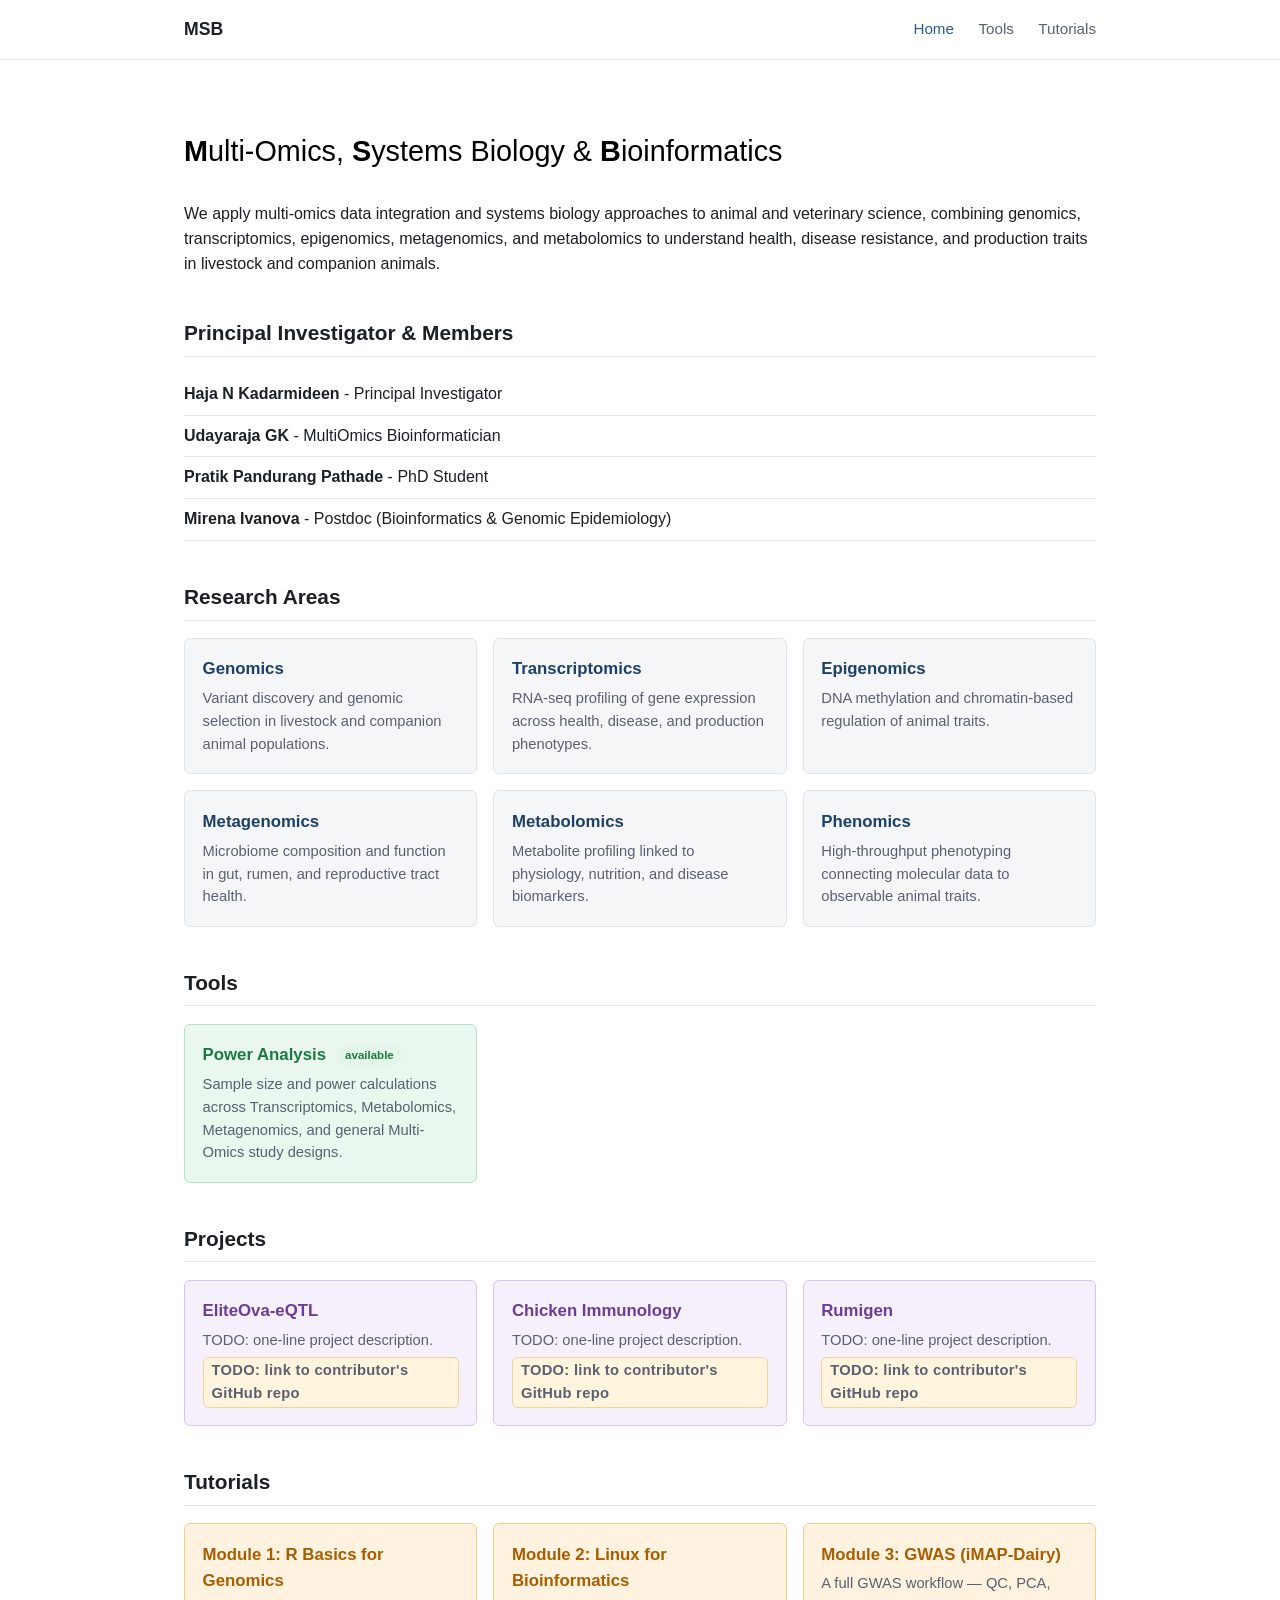
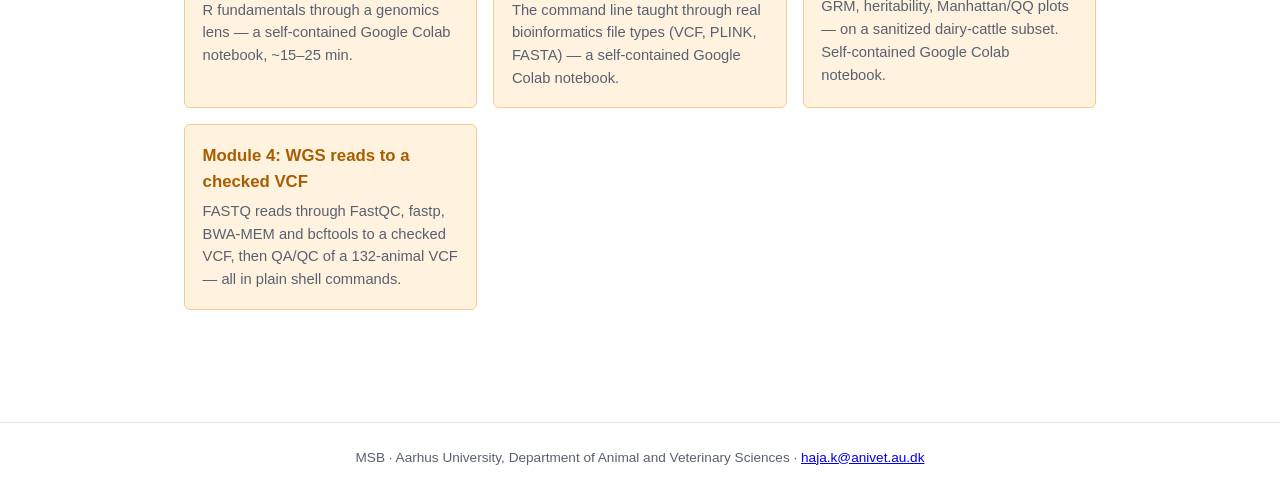
<file: index.html>
<!DOCTYPE html>
<html lang="en">
<head>
<meta charset="UTF-8">
<meta name="viewport" content="width=device-width, initial-scale=1.0">
<title>MSB &mdash; Multi-Omics, Systems Biology &amp; Bioinformatics</title>
<link rel="stylesheet" href="assets/style.css">
</head>
<body>

<header class="site-header">
  <div class="wrap">
    <a class="brand" href="index.html">MSB</a>
    <nav>
      <a href="index.html" class="active">Home</a>
      <a href="tools/index.html">Tools</a>
      <a href="tutorials/index.html">Tutorials</a>
    </nav>
  </div>
</header>

<main>
  <p class="lede" style="font-size: 1.8rem; color: #000000;">
	<strong>M</strong>ulti-Omics, <strong>S</strong>ystems Biology &amp; <strong>B</strong>ioinformatics
  </p>
  <p>
    We apply multi-omics data integration and systems biology approaches to animal and veterinary science,
    combining genomics, transcriptomics, epigenomics, metagenomics, and metabolomics to understand health,
    disease resistance, and production traits in livestock and companion animals.
  </p>

  <h2>Principal Investigator &amp; Members</h2>
  <ul class="member-list">
    <li><strong>Haja N Kadarmideen</strong> - Principal Investigator</li>
    <li><strong>Udayaraja GK</strong> - MultiOmics Bioinformatician</li>
    <li><strong>Pratik Pandurang Pathade</strong> - PhD Student</li>
	<li><strong>Mirena Ivanova</strong> - Postdoc (Bioinformatics & Genomic Epidemiology)</li>
  </ul>

  <h2>Research Areas</h2>
  <div class="card-grid">
    <div class="card">
      <h3>Genomics</h3>
      <p>Variant discovery and genomic selection in livestock and companion animal populations.</p>
    </div>
    <div class="card">
      <h3>Transcriptomics</h3>
      <p>RNA-seq profiling of gene expression across health, disease, and production phenotypes.</p>
    </div>
    <div class="card">
      <h3>Epigenomics</h3>
      <p>DNA methylation and chromatin-based regulation of animal traits.</p>
    </div>
    <div class="card">
      <h3>Metagenomics</h3>
      <p>Microbiome composition and function in gut, rumen, and reproductive tract health.</p>
    </div>
    <div class="card">
      <h3>Metabolomics</h3>
      <p>Metabolite profiling linked to physiology, nutrition, and disease biomarkers.</p>
    </div>
    <div class="card">
      <h3>Phenomics</h3>
      <p>High-throughput phenotyping connecting molecular data to observable animal traits.</p>
    </div>
  </div>

  <h2>Tools</h2>
  <div class="card-grid">
    <a class="card card-tool" href="tools/power-analysis/index.html">
      <h3>Power Analysis <span class="status-pill status-available">available</span></h3>
      <p>Sample size and power calculations across Transcriptomics, Metabolomics, Metagenomics, and general Multi-Omics study designs.</p>
    </a>
  </div>

  <h2>Projects</h2>
  <div class="card-grid">
    <div class="card card-project">
      <h3>EliteOva-eQTL</h3>
      <p>TODO: one-line project description.</p>
      <p class="todo">TODO: link to contributor's GitHub repo</p>
    </div>
    <div class="card card-project">
      <h3>Chicken Immunology</h3>
      <p>TODO: one-line project description.</p>
      <p class="todo">TODO: link to contributor's GitHub repo</p>
    </div>
    <div class="card card-project">
      <h3>Rumigen</h3>
      <p>TODO: one-line project description.</p>
      <p class="todo">TODO: link to contributor's GitHub repo</p>
    </div>
  </div>

  <h2>Tutorials</h2>
  <div class="card-grid">
    <a class="card card-tutorial" href="tutorials/index.html#r-basics">
      <h3>Module 1: R Basics for Genomics</h3>
      <p>R fundamentals through a genomics lens &mdash; a self-contained Google Colab notebook, ~15&ndash;25 min.</p>
    </a>
    <a class="card card-tutorial" href="tutorials/index.html#linux-basics">
      <h3>Module 2: Linux for Bioinformatics</h3>
      <p>The command line taught through real bioinformatics file types (VCF, PLINK, FASTA) &mdash; a self-contained Google Colab notebook.</p>
    </a>
    <a class="card card-tutorial" href="tutorials/index.html#gwas">
      <h3>Module 3: GWAS (iMAP-Dairy)</h3>
      <p>A full GWAS workflow &mdash; QC, PCA, GRM, heritability, Manhattan/QQ plots &mdash; on a sanitized dairy-cattle subset. Self-contained Google Colab notebook.</p>
    </a>
    <a class="card card-tutorial" href="tutorials/index.html#wgs-vcf">
      <h3>Module 4: WGS reads to a checked VCF</h3>
      <p>FASTQ reads through FastQC, fastp, BWA-MEM and bcftools to a checked VCF, then QA/QC of a 132-animal VCF &mdash; all in plain shell commands.</p>
    </a>
  </div>

  <!-- TODO (deferred, not currently shown): Selected Publications section.
       <h2>Selected Publications</h2>
       <ul class="pub-list">
         <li>Author list. Title. <em>Journal</em>, Year. link/DOI</li>
       </ul>
  -->
</main>

<footer class="site-footer">
  MSB &middot; Aarhus University, Department of Animal and Veterinary Sciences &middot;
  <a href="mailto:haja.k@anivet.au.dk">haja.k@anivet.au.dk</a>
</footer>

</body>
</html>
</file>
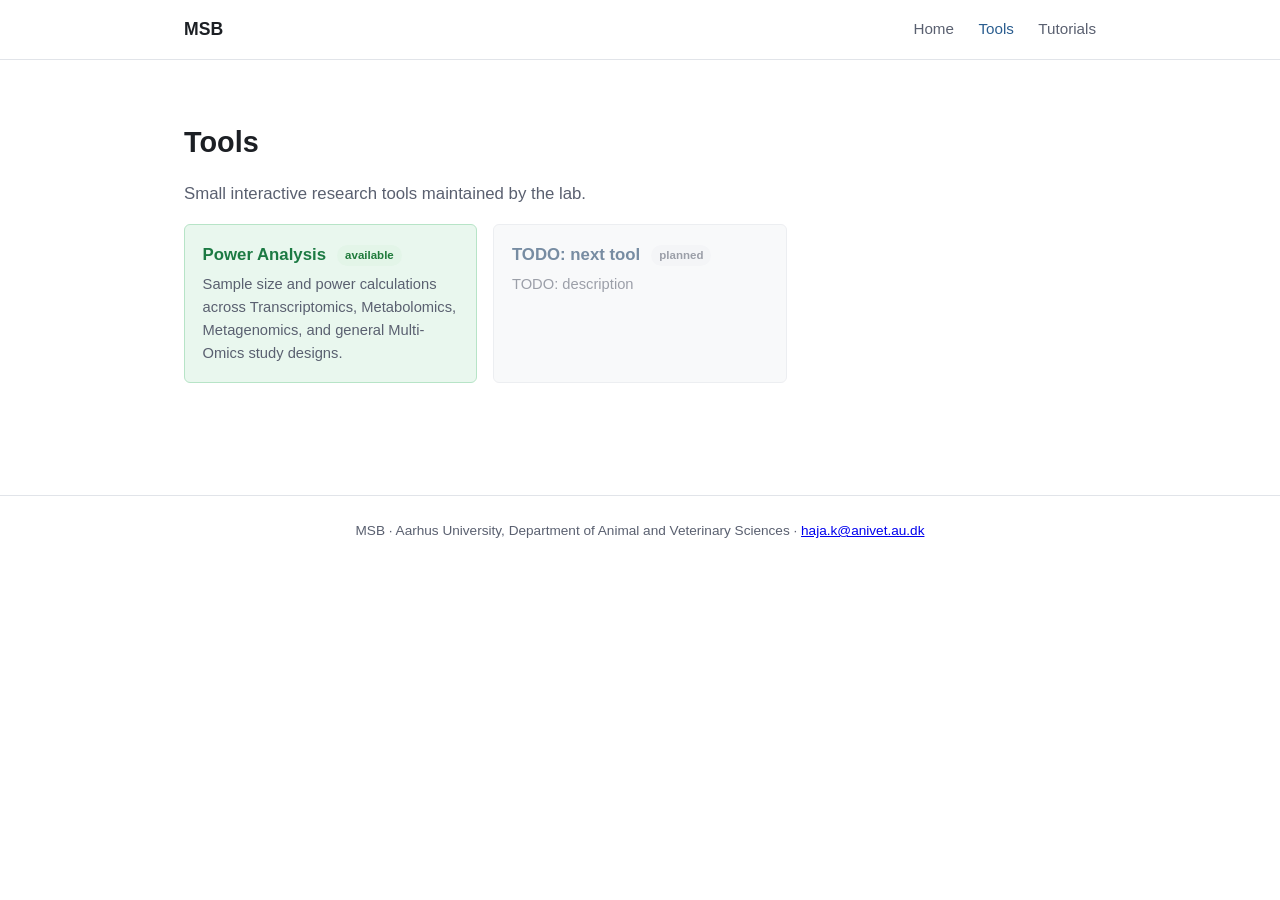
<file: tools/index.html>
<!DOCTYPE html>
<html lang="en">
<head>
<meta charset="UTF-8">
<meta name="viewport" content="width=device-width, initial-scale=1.0">
<title>Tools &mdash; MSB</title>
<link rel="stylesheet" href="../assets/style.css">
</head>
<body>

<header class="site-header">
  <div class="wrap">
    <a class="brand" href="../index.html">MSB</a>
    <nav>
      <a href="../index.html">Home</a>
      <a href="index.html" class="active">Tools</a>
      <a href="../tutorials/index.html">Tutorials</a>
    </nav>
  </div>
</header>

<main>
  <h1>Tools</h1>
  <p class="lede">Small interactive research tools maintained by the lab.</p>

  <div class="card-grid">
    <a class="card card-tool" href="power-analysis/index.html">
      <h3>Power Analysis <span class="status-pill status-available">available</span></h3>
      <p>Sample size and power calculations across Transcriptomics, Metabolomics, Metagenomics, and general Multi-Omics study designs.</p>
    </a>
    <div class="card" style="opacity:0.6;">
      <h3>TODO: next tool <span class="status-pill status-planned">planned</span></h3>
      <p>TODO: description</p>
    </div>
  </div>
</main>

<footer class="site-footer">
   MSB &middot; Aarhus University, Department of Animal and Veterinary Sciences &middot;
  <a href="mailto:haja.k@anivet.au.dk">haja.k@anivet.au.dk</a>
</footer>

</body>
</html>
</file>
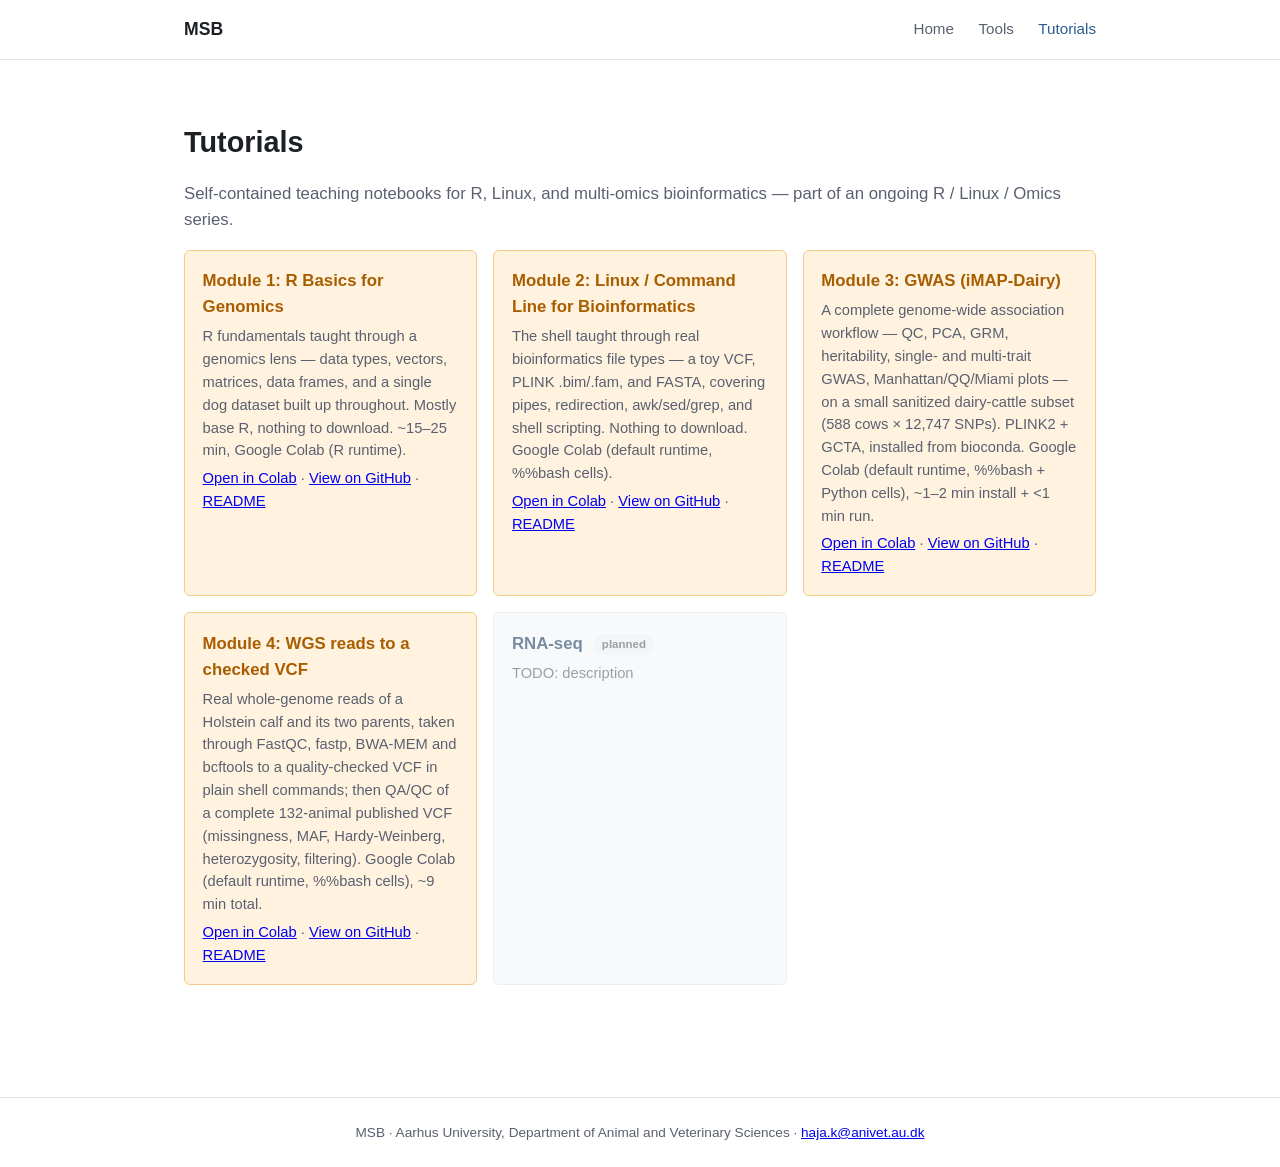
<file: tutorials/index.html>
<!DOCTYPE html>
<html lang="en">
<head>
<meta charset="UTF-8">
<meta name="viewport" content="width=device-width, initial-scale=1.0">
<title>Tutorials &mdash; MSB</title>
<link rel="stylesheet" href="../assets/style.css">
</head>
<body>

<header class="site-header">
  <div class="wrap">
    <a class="brand" href="../index.html">MSB</a>
    <nav>
      <a href="../index.html">Home</a>
      <a href="../tools/index.html">Tools</a>
      <a href="index.html" class="active">Tutorials</a>
    </nav>
  </div>
</header>

<main>
  <h1>Tutorials</h1>
  <p class="lede">Self-contained teaching notebooks for R, Linux, and multi-omics bioinformatics &mdash; part of an ongoing R / Linux / Omics series.</p>

  <div class="card-grid">
    <div class="card card-tutorial" id="r-basics">
      <h3>Module 1: R Basics for Genomics</h3>
      <p>R fundamentals taught through a genomics lens &mdash; data types, vectors, matrices, data frames, and a single dog dataset built up throughout. Mostly base R, nothing to download. ~15&ndash;25 min, Google Colab (R runtime).</p>
      <p>
        <a href="https://colab.research.google.com/github/udayaraja/MSB/blob/main/tutorials/01_R_basics_genomics/Module1_R_Basics_Genomics.ipynb">Open in Colab</a>
        &middot;
        <a href="https://github.com/udayaraja/MSB/blob/main/tutorials/01_R_basics_genomics/Module1_R_Basics_Genomics.ipynb">View on GitHub</a>
        &middot;
        <a href="01_R_basics_genomics/README.md">README</a>
      </p>
    </div>

    <div class="card card-tutorial" id="linux-basics">
      <h3>Module 2: Linux / Command Line for Bioinformatics</h3>
      <p>The shell taught through real bioinformatics file types &mdash; a toy VCF, PLINK .bim/.fam, and FASTA, covering pipes, redirection, awk/sed/grep, and shell scripting. Nothing to download. Google Colab (default runtime, %%bash cells).</p>
      <p>
        <a href="https://colab.research.google.com/github/udayaraja/MSB/blob/main/tutorials/02_Linux_basics/Module2_Linux_Bioinformatics.ipynb">Open in Colab</a>
        &middot;
        <a href="https://github.com/udayaraja/MSB/blob/main/tutorials/02_Linux_basics/Module2_Linux_Bioinformatics.ipynb">View on GitHub</a>
        &middot;
        <a href="02_Linux_basics/README.md">README</a>
      </p>
    </div>

    <div class="card card-tutorial" id="gwas">
      <h3>Module 3: GWAS (iMAP-Dairy)</h3>
      <p>A complete genome-wide association workflow &mdash; QC, PCA, GRM, heritability, single- and multi-trait GWAS, Manhattan/QQ/Miami plots &mdash; on a small sanitized dairy-cattle subset (588 cows &times; 12,747 SNPs). PLINK2 + GCTA, installed from bioconda. Google Colab (default runtime, %%bash + Python cells), ~1&ndash;2 min install + &lt;1 min run.</p>
      <p>
        <a href="https://colab.research.google.com/github/udayaraja/MSB/blob/main/tutorials/03_GWAS_iMAP/GWAS_tutorial_iMAP.ipynb">Open in Colab</a>
        &middot;
        <a href="https://github.com/udayaraja/MSB/blob/main/tutorials/03_GWAS_iMAP/GWAS_tutorial_iMAP.ipynb">View on GitHub</a>
        &middot;
        <a href="03_GWAS_iMAP/README.md">README</a>
      </p>
    </div>

    <div class="card card-tutorial" id="wgs-vcf">
      <h3>Module 4: WGS reads to a checked VCF</h3>
      <p>Real whole-genome reads of a Holstein calf and its two parents, taken through FastQC, fastp, BWA-MEM and bcftools to a quality-checked VCF in plain shell commands; then QA/QC of a complete 132-animal published VCF (missingness, MAF, Hardy-Weinberg, heterozygosity, filtering). Google Colab (default runtime, %%bash cells), ~9 min total.</p>
      <p>
        <a href="https://colab.research.google.com/github/udayaraja/MSB/blob/main/tutorials/04_WGS_VCF/Module4_WGS_VCF_Shell.ipynb">Open in Colab</a>
        &middot;
        <a href="https://github.com/udayaraja/MSB/blob/main/tutorials/04_WGS_VCF/Module4_WGS_VCF_Shell.ipynb">View on GitHub</a>
        &middot;
        <a href="04_WGS_VCF/README.md">README</a>
      </p>
    </div>

    <div class="card" style="opacity:0.6;">
      <h3>RNA-seq <span class="status-pill status-planned">planned</span></h3>
      <p>TODO: description</p>
    </div>
  </div>
</main>

<footer class="site-footer">
  MSB &middot; Aarhus University, Department of Animal and Veterinary Sciences &middot;
  <a href="mailto:haja.k@anivet.au.dk">haja.k@anivet.au.dk</a>
</footer>

</body>
</html>
</file>
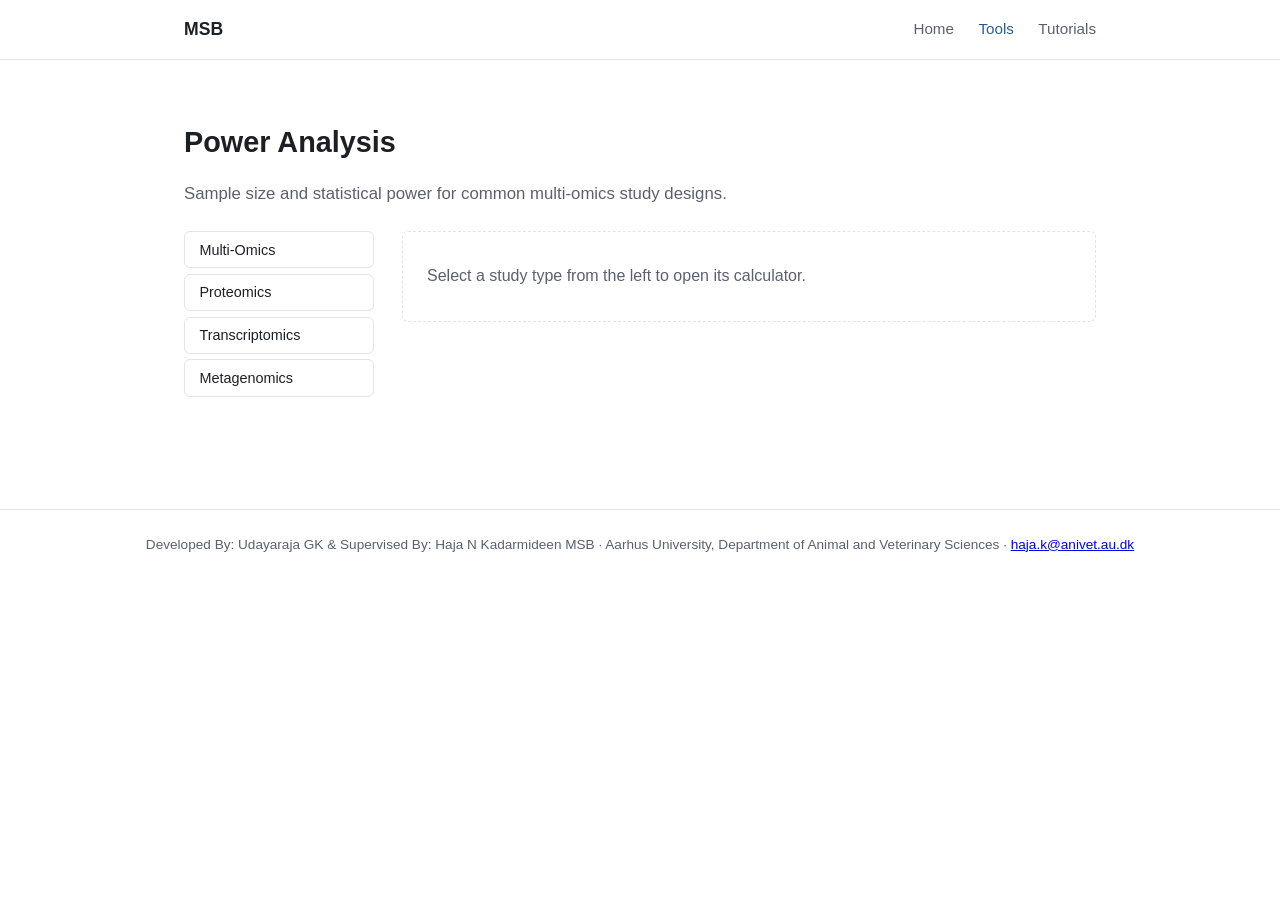
<file: tools/power-analysis/index.html>
<!DOCTYPE html>
<html lang="en">
<head>
<meta charset="UTF-8">
<meta name="viewport" content="width=device-width, initial-scale=1.0">
<title>Power Analysis - MSB</title>
<link rel="stylesheet" href="../../assets/style.css">
</head>
<body>

<header class="site-header">
  <div class="wrap">
    <a class="brand" href="../../index.html">MSB</a>
    <nav>
      <a href="../../index.html">Home</a>
      <a href="../index.html" class="active">Tools</a>
      <a href="../../tutorials/index.html">Tutorials</a>
    </nav>
  </div>
</header>

<main>
  <h1>Power Analysis</h1>
  <p class="lede">Sample size and statistical power for common multi-omics study designs.</p>

  <div class="power-layout">
    <nav class="power-sidebar" id="powerSidebar">
      <button type="button" class="power-tab" data-tab="multiomics">Multi-Omics</button>
      <button type="button" class="power-tab" data-tab="proteomics">Proteomics</button>
      <button type="button" class="power-tab" data-tab="transcriptomics">Transcriptomics</button>
      <button type="button" class="power-tab" data-tab="metagenomics">Metagenomics</button>
    </nav>

    <div class="power-content">

      <div class="power-empty-state active" id="powerEmptyState">
        Select a study type from the left to open its calculator.
      </div>

      <!-- Multi-Omics / general continuous outcome -->
      <section class="power-panel" id="panel-multiomics" data-calc="mo">
        <p class="field-hint" style="margin-bottom:0.75rem;">
          General continuous-outcome comparison, user-supplied effect size (or means/SD), suitable across
          omics types where a standardized effect size and variance are the natural inputs.
        </p>
        <div class="mode-toggle" data-role="directionToggle">
          <button type="button" class="active" data-direction="power">Solve for power</button>
          <button type="button" data-direction="n">Solve for sample size</button>
        </div>
        <form class="calc-form" data-role="calcForm">
          <div data-role="field-n">
            <label>Sample size per group (n)</label>
            <input type="number" data-role="n" min="2" step="1" value="20">
            <div class="field-hint">Used when solving for power.</div>
          </div>
          <div data-role="field-power" style="display:none;">
            <label>Target power</label>
            <input type="number" data-role="targetPower" min="0.01" max="0.99" step="0.01" value="0.80">
            <div class="field-hint">Used when solving for sample size.</div>
          </div>
          <div>
            <label>Effect size input</label>
            <select data-role="effectInput">
              <option value="d">Cohen's d directly</option>
              <option value="means">Mean1, Mean2, SD</option>
            </select>
          </div>
          <div data-role="field-d">
            <label>Cohen's d</label>
            <input type="number" data-role="d" step="0.01" value="0.5">
            <div class="field-hint">Standardized effect size, (mean1 &minus; mean2) / pooled SD (&asymp; effect / &radic;variance).</div>
          </div>
          <div data-role="field-mean1" style="display:none;">
            <label>Mean, group 1</label>
            <input type="number" data-role="mean1" step="any" value="10">
          </div>
          <div data-role="field-mean2" style="display:none;">
            <label>Mean, group 2</label>
            <input type="number" data-role="mean2" step="any" value="12">
          </div>
          <div data-role="field-sd" style="display:none;">
            <label>Pooled SD</label>
            <input type="number" data-role="sd" min="0.0001" step="any" value="4">
          </div>
          <div>
            <label>Test direction</label>
            <select data-role="tails">
              <option value="2">Two-sided</option>
              <option value="1">One-sided</option>
            </select>
          </div>

          <label class="full-width mtc-toggle-label">
            <input type="checkbox" data-role="mtcEnable">
            Correct for multiple testing (FDR) - Tarazona et al. 2020, Eq. 3
          </label>

          <div data-role="field-alpha">
            <label>Significance level (&alpha;)</label>
            <input type="number" data-role="alpha" min="0.0001" max="0.5" step="any" value="0.05">
          </div>

          <div data-role="field-mtc" class="full-width mtc-row" style="display:none;">
            <div>
              <label>Features tested (m)</label>
              <input type="number" data-role="numFeatures" min="2" step="1" value="1000">
            </div>
            <div>
              <label>Expected % DE</label>
              <input type="number" data-role="dePercent" min="0.01" max="99" step="any" value="10">
            </div>
            <div>
              <label>Target FDR</label>
              <input type="number" data-role="targetFDR" min="0.0001" max="0.5" step="any" value="0.05">
            </div>
          </div>

          <button type="submit" class="calc-submit full-width">Calculate</button>
        </form>
        <div class="result-box hidden" data-role="resultBox">
          <div class="headline" data-role="resultHeadline"></div>
          <div data-role="resultDetail"></div>
        </div>
        <p class="caveat">
          Two-sample comparison, equal group sizes, normal-approximation to the noncentral <em>t</em>-distribution
          (Cohen's method). Optional FDR correction follows Tarazona et al. 2020 (<em>Nat Commun</em> 11:3092), Eq. 3:
          &alpha;* = m&#8321;&alpha; / [(m&minus;m&#8321;)(1&minus;&alpha;)], with m&#8321; = features &times; expected % DE,
          and the entered &alpha; used as the target FDR.
        </p>
      </section>

      <!-- Proteomics -->
      <section class="power-panel" id="panel-proteomics" data-calc="prot">
        <p class="field-hint" style="margin-bottom:0.75rem;">
          Proteomics differential abundance, framed as a two-sample comparison of a continuous (e.g. log-intensity)
          outcome - same underlying model as the Multi-Omics tab.
        </p>
        <div class="mode-toggle" data-role="directionToggle">
          <button type="button" class="active" data-direction="power">Solve for power</button>
          <button type="button" data-direction="n">Solve for sample size</button>
        </div>
        <form class="calc-form" data-role="calcForm">
          <div data-role="field-n">
            <label>Sample size per group (n)</label>
            <input type="number" data-role="n" min="2" step="1" value="20">
            <div class="field-hint">Used when solving for power.</div>
          </div>
          <div data-role="field-power" style="display:none;">
            <label>Target power</label>
            <input type="number" data-role="targetPower" min="0.01" max="0.99" step="0.01" value="0.80">
            <div class="field-hint">Used when solving for sample size.</div>
          </div>
          <div>
            <label>Effect size input</label>
            <select data-role="effectInput">
              <option value="d">Cohen's d directly</option>
              <option value="means">Mean1, Mean2, SD</option>
            </select>
          </div>
          <div data-role="field-d">
            <label>Cohen's d</label>
            <input type="number" data-role="d" step="0.01" value="0.5">
            <div class="field-hint">Standardized effect size, (mean1 &minus; mean2) / pooled SD.</div>
          </div>
          <div data-role="field-mean1" style="display:none;">
            <label>Mean, group 1</label>
            <input type="number" data-role="mean1" step="any" value="10">
          </div>
          <div data-role="field-mean2" style="display:none;">
            <label>Mean, group 2</label>
            <input type="number" data-role="mean2" step="any" value="12">
          </div>
          <div data-role="field-sd" style="display:none;">
            <label>Pooled SD</label>
            <input type="number" data-role="sd" min="0.0001" step="any" value="4">
          </div>
          <div>
            <label>Test direction</label>
            <select data-role="tails">
              <option value="2">Two-sided</option>
              <option value="1">One-sided</option>
            </select>
          </div>

          <label class="full-width mtc-toggle-label">
            <input type="checkbox" data-role="mtcEnable">
            Correct for multiple testing (FDR) - Tarazona et al. 2020, Eq. 3
          </label>

          <div data-role="field-alpha">
            <label>Significance level (&alpha;)</label>
            <input type="number" data-role="alpha" min="0.0001" max="0.5" step="any" value="0.05">
          </div>

          <div data-role="field-mtc" class="full-width mtc-row" style="display:none;">
            <div>
              <label>Features tested (m)</label>
              <input type="number" data-role="numFeatures" min="2" step="1" value="1077">
            </div>
            <div>
              <label>Expected % DE</label>
              <input type="number" data-role="dePercent" min="0.01" max="99" step="any" value="20">
            </div>
            <div>
              <label>Target FDR</label>
              <input type="number" data-role="targetFDR" min="0.0001" max="0.5" step="any" value="0.05">
            </div>
          </div>

          <button type="submit" class="calc-submit full-width">Calculate</button>
        </form>
        <div class="result-box hidden" data-role="resultBox">
          <div class="headline" data-role="resultHeadline"></div>
          <div data-role="resultDetail"></div>
        </div>
        <p class="caveat">
          Two-sample comparison, equal group sizes, normal-approximation to the noncentral <em>t</em>-distribution
          (Cohen's method). Adequate for typical proteomics/metabolomics-style continuous outcomes. Optional FDR
          correction follows Tarazona et al. 2020, Eq. 3.
        </p>
      </section>

      <!-- Transcriptomics (RNA-seq DE) -->
      <section class="power-panel" id="panel-transcriptomics" data-calc="nb">
        <p class="field-hint" style="margin-bottom:0.75rem;">
          RNA-seq differential expression - negative-binomial Wald-test approximation
          (Hart et al. 2013, <em>Bioinformatics</em>; as implemented in the RNASeqPower Bioconductor package).
        </p>
        <div class="mode-toggle" data-role="directionToggle">
          <button type="button" class="active" data-direction="power">Solve for power</button>
          <button type="button" data-direction="n">Solve for sample size</button>
        </div>
        <form class="calc-form" data-role="calcForm">
          <div data-role="field-n">
            <label>Sample size per group (n)</label>
            <input type="number" data-role="n" min="2" step="1" value="10">
            <div class="field-hint">Used when solving for power.</div>
          </div>
          <div data-role="field-power" style="display:none;">
            <label>Target power</label>
            <input type="number" data-role="targetPower" min="0.01" max="0.99" step="0.01" value="0.80">
            <div class="field-hint">Used when solving for sample size.</div>
          </div>
          <div>
            <label>Mean normalized read count (&mu;)</label>
            <input type="number" data-role="mu" min="0.01" step="any" value="100">
            <div class="field-hint">Average count per gene per sample, at the sequencing depth planned.</div>
          </div>
          <div>
            <label>Biological CV</label>
            <input type="number" data-role="cv" min="0" step="0.01" value="0.4">
            <div class="field-hint">Biological coefficient of variation; ~0.4 is a common bulk RNA-seq default.</div>
          </div>
          <div>
            <label>Fold change to detect</label>
            <input type="number" data-role="fc" min="1.001" step="any" value="2">
            <div class="field-hint">Ratio between condition means, e.g. 2 = two-fold change.</div>
          </div>
          <div>
            <label>Test direction</label>
            <select data-role="tails">
              <option value="2">Two-sided</option>
              <option value="1">One-sided</option>
            </select>
          </div>

          <label class="full-width mtc-toggle-label">
            <input type="checkbox" data-role="mtcEnable">
            Correct for multiple testing (FDR) - Tarazona et al. 2020, Eq. 3
          </label>

          <div data-role="field-alpha">
            <label>Significance level (&alpha;)</label>
            <input type="number" data-role="alpha" min="0.0001" max="0.5" step="any" value="0.05">
          </div>

          <div data-role="field-mtc" class="full-width mtc-row" style="display:none;">
            <div>
              <label>Features tested (m)</label>
              <input type="number" data-role="numFeatures" min="2" step="1" value="12762">
            </div>
            <div>
              <label>Expected % DE</label>
              <input type="number" data-role="dePercent" min="0.01" max="99" step="any" value="40">
            </div>
            <div>
              <label>Target FDR</label>
              <input type="number" data-role="targetFDR" min="0.0001" max="0.5" step="any" value="0.05">
            </div>
          </div>

          <button type="submit" class="calc-submit full-width">Calculate</button>
        </form>
        <div class="result-box hidden" data-role="resultBox">
          <div class="headline" data-role="resultHeadline"></div>
          <div data-role="resultDetail"></div>
        </div>
        <p class="caveat">
          Negative-binomial mean-variance model (Var = &mu; + CV&sup2;&mu;&sup2;), Wald test on log fold-change,
          normal approximation (delta method) - analytic, not simulation-based, matching the closed-form
          approach used by RNASeqPower.
        </p>
      </section>

      <!-- Metagenomics (differential abundance) -->
      <section class="power-panel" id="panel-metagenomics" data-calc="nb">
        <p class="field-hint" style="margin-bottom:0.75rem;">
          Metagenomics differential abundance, reuses the same negative-binomial Wald-test approximation as
          Transcriptomics. Typical compositional/biological CV runs higher than RNA-seq due to sparsity and
          compositionality; default below is a starting point, not a validated metagenomics-specific constant.
        </p>
        <div class="mode-toggle" data-role="directionToggle">
          <button type="button" class="active" data-direction="power">Solve for power</button>
          <button type="button" data-direction="n">Solve for sample size</button>
        </div>
        <form class="calc-form" data-role="calcForm">
          <div data-role="field-n">
            <label>Sample size per group (n)</label>
            <input type="number" data-role="n" min="2" step="1" value="15">
            <div class="field-hint">Used when solving for power.</div>
          </div>
          <div data-role="field-power" style="display:none;">
            <label>Target power</label>
            <input type="number" data-role="targetPower" min="0.01" max="0.99" step="0.01" value="0.80">
            <div class="field-hint">Used when solving for sample size.</div>
          </div>
          <div>
            <label>Mean normalized abundance (&mu;)</label>
            <input type="number" data-role="mu" min="0.01" step="any" value="200">
            <div class="field-hint">Average normalized read count per taxon per sample.</div>
          </div>
          <div>
            <label>Biological CV</label>
            <input type="number" data-role="cv" min="0" step="0.01" value="0.7">
            <div class="field-hint">Often higher than RNA-seq (~0.6&ndash;1.0) due to microbiome sparsity/compositionality.</div>
          </div>
          <div>
            <label>Fold change to detect</label>
            <input type="number" data-role="fc" min="1.001" step="any" value="2">
            <div class="field-hint">Ratio between condition mean abundances.</div>
          </div>
          <div>
            <label>Test direction</label>
            <select data-role="tails">
              <option value="2">Two-sided</option>
              <option value="1">One-sided</option>
            </select>
          </div>

          <label class="full-width mtc-toggle-label">
            <input type="checkbox" data-role="mtcEnable">
            Correct for multiple testing (FDR) - Tarazona et al. 2020, Eq. 3
          </label>

          <div data-role="field-alpha">
            <label>Significance level (&alpha;)</label>
            <input type="number" data-role="alpha" min="0.0001" max="0.5" step="any" value="0.05">
          </div>

          <div data-role="field-mtc" class="full-width mtc-row" style="display:none;">
            <div>
              <label>Features tested (m)</label>
              <input type="number" data-role="numFeatures" min="2" step="1" value="500">
            </div>
            <div>
              <label>Expected % DE</label>
              <input type="number" data-role="dePercent" min="0.01" max="99" step="any" value="15">
            </div>
            <div>
              <label>Target FDR</label>
              <input type="number" data-role="targetFDR" min="0.0001" max="0.5" step="any" value="0.05">
            </div>
          </div>

          <button type="submit" class="calc-submit full-width">Calculate</button>
        </form>
        <div class="result-box hidden" data-role="resultBox">
          <div class="headline" data-role="resultHeadline"></div>
          <div data-role="resultDetail"></div>
        </div>
        <p class="caveat">
          <strong>Not independently validated for metagenomic data.</strong> This reuses the RNA-seq negative-binomial
          Wald approximation with no Dirichlet-Multinomial or compositional-specific correction. Treat as a rough
          planning estimate; for a design decision that matters, cross-check with a simulation-based tool
          using real pilot data.
        </p>
      </section>

    </div>
  </div>
</main>

<footer class="site-footer">
  Developed By: Udayaraja GK & Supervised By: Haja N Kadarmideen
  MSB &middot; Aarhus University, Department of Animal and Veterinary Sciences &middot;
  <a href="mailto:haja.k@anivet.au.dk">haja.k@anivet.au.dk</a>
</footer>

<script src="../../assets/power-analysis.js"></script>
</body>
</html>
</file>
<file: assets/style.css>
:root {
  --bg: #ffffff;
  --bg-alt: #f5f6f8;
  --text: #1c1f24;
  --text-muted: #5a6070;
  --border: #e1e4e9;
  --accent: #2a5d8f;
  --accent-dark: #1d4166;
  --radius: 6px;
  --max-width: 960px;
  font-size: 16px;
}

* { box-sizing: border-box; }

body {
  margin: 0;
  font-family: -apple-system, BlinkMacSystemFont, "Segoe UI", Helvetica, Arial, sans-serif;
  color: var(--text);
  background: var(--bg);
  line-height: 1.55;
}

header.site-header {
  border-bottom: 1px solid var(--border);
  background: var(--bg);
}

.site-header .wrap {
  max-width: var(--max-width);
  margin: 0 auto;
  padding: 1rem 1.5rem;
  display: flex;
  align-items: center;
  justify-content: space-between;
}

.site-header .brand {
  font-weight: 600;
  font-size: 1.1rem;
  text-decoration: none;
  color: var(--text);
}

.site-header nav a {
  margin-left: 1.25rem;
  text-decoration: none;
  color: var(--text-muted);
  font-size: 0.95rem;
}

.site-header nav a:hover,
.site-header nav a.active {
  color: var(--accent);
}

main {
  max-width: var(--max-width);
  margin: 0 auto;
  padding: 2.5rem 1.5rem 4rem;
}

h1 { font-size: 1.8rem; margin-bottom: 0.5rem; }
h2 { font-size: 1.3rem; margin-top: 2.5rem; border-bottom: 1px solid var(--border); padding-bottom: 0.4rem; }
h3 { font-size: 1.05rem; margin-bottom: 0.3rem; }

p.lede { color: var(--text-muted); font-size: 1.05rem; }

.todo {
  display: inline-block;
  background: #fff4dd;
  color: #8a5a00;
  border: 1px solid #f0d29a;
  border-radius: var(--radius);
  padding: 0.1rem 0.5rem;
  font-size: 0.8rem;
  font-weight: 600;
  letter-spacing: 0.02em;
}

.card-grid {
  display: grid;
  grid-template-columns: repeat(auto-fill, minmax(220px, 1fr));
  gap: 1rem;
  margin-top: 1rem;
}

.card {
  border: 1px solid var(--border);
  border-radius: var(--radius);
  padding: 1.1rem;
  background: var(--bg-alt);
  text-decoration: none;
  color: var(--text);
  display: block;
}

.card:hover { border-color: var(--accent); }

.card.card-tool {
  background: #e9f7ee;
  border-color: #b7e4c7;
}
.card.card-tool h3 { color: #1c7a43; }

.card.card-project {
  background: #f6f0fc;
  border-color: #d9c3f4;
}
.card.card-project h3 { color: #6a3d9a; }

.card.card-tutorial {
  background: #fff3e0;
  border-color: #f5cb8c;
}
.card.card-tutorial h3 { color: #a85d00; }

.power-layout {
  display: flex;
  gap: 1.75rem;
  align-items: flex-start;
  margin-top: 1.5rem;
}

.power-sidebar {
  display: flex;
  flex-direction: column;
  gap: 0.35rem;
  min-width: 190px;
  flex-shrink: 0;
}

.power-tab {
  text-align: left;
  padding: 0.6rem 0.9rem;
  border: 1px solid var(--border);
  border-radius: var(--radius);
  background: var(--bg);
  color: var(--text);
  cursor: pointer;
  font-size: 0.9rem;
  display: flex;
  align-items: center;
  justify-content: space-between;
  gap: 0.5rem;
}

.power-tab:hover { border-color: var(--accent); }

.power-tab.active {
  background: var(--accent);
  border-color: var(--accent);
  color: #fff;
}

.power-content {
  flex: 1;
  min-width: 0;
}

.power-panel { display: none; }
.power-panel.active { display: block; }

.power-empty-state {
  display: none;
  padding: 2rem 1.5rem;
  border: 1px dashed var(--border);
  border-radius: var(--radius);
  color: var(--text-muted);
  max-width: 700px;
}
.power-empty-state.active { display: block; }

.power-placeholder {
  padding: 1.5rem;
  border: 1px dashed var(--border);
  border-radius: var(--radius);
  color: var(--text-muted);
  max-width: 700px;
}

@media (max-width: 680px) {
  .power-layout { flex-direction: column; }
  .power-sidebar { flex-direction: row; flex-wrap: wrap; min-width: 0; }
}

.card h3 { margin-top: 0; color: var(--accent-dark); }
.card p { margin: 0.3rem 0 0; color: var(--text-muted); font-size: 0.92rem; }

.status-pill {
  display: inline-block;
  font-size: 0.72rem;
  font-weight: 600;
  padding: 0.1rem 0.5rem;
  border-radius: 999px;
  margin-left: 0.4rem;
  vertical-align: middle;
}

.status-available { background: #e3f5e8; color: #1e7a3a; }
.status-planned { background: #eef0f3; color: var(--text-muted); }

ul.member-list, ul.pub-list { list-style: none; padding: 0; margin: 0.5rem 0; }
ul.member-list li, ul.pub-list li {
  padding: 0.5rem 0;
  border-bottom: 1px solid var(--border);
}

form.calc-form {
  display: grid;
  grid-template-columns: repeat(auto-fit, minmax(220px, 1fr));
  gap: 1rem 1.5rem;
  margin-top: 1.5rem;
  max-width: 700px;
}

form.calc-form label {
  display: block;
  font-size: 0.85rem;
  font-weight: 600;
  margin-bottom: 0.25rem;
}

form.calc-form input,
form.calc-form select {
  width: 100%;
  padding: 0.45rem 0.55rem;
  border: 1px solid var(--border);
  border-radius: var(--radius);
  font-size: 0.95rem;
}

form.calc-form .field-hint {
  font-size: 0.78rem;
  color: var(--text-muted);
  margin-top: 0.2rem;
}

form.calc-form .full-width { grid-column: 1 / -1; }

.mode-toggle {
  display: flex;
  gap: 0.5rem;
  margin: 1rem 0;
}

.mode-toggle button {
  padding: 0.4rem 0.9rem;
  border: 1px solid var(--border);
  background: var(--bg);
  border-radius: 999px;
  cursor: pointer;
  font-size: 0.88rem;
}

.mode-toggle button.active {
  background: var(--accent);
  border-color: var(--accent);
  color: white;
}

button.calc-submit {
  grid-column: 1 / -1;
  justify-self: start;
  padding: 0.55rem 1.4rem;
  background: var(--accent);
  color: white;
  border: none;
  border-radius: var(--radius);
  font-size: 0.95rem;
  cursor: pointer;
}

button.calc-submit:hover { background: var(--accent-dark); }

.mtc-toggle-label {
  display: flex;
  align-items: center;
  gap: 0.5rem;
  font-size: 0.85rem;
  font-weight: 600;
  cursor: pointer;
  margin-top: 0.25rem;
}

.mtc-row {
  display: flex;
  gap: 1rem;
  flex-wrap: wrap;
  padding: 0.75rem 1rem;
  background: var(--bg-alt);
  border: 1px solid var(--border);
  border-radius: var(--radius);
}

.mtc-row > div { flex: 1; min-width: 150px; }

.result-box {
  margin-top: 1.5rem;
  padding: 1rem 1.25rem;
  background: var(--bg-alt);
  border: 1px solid var(--border);
  border-radius: var(--radius);
  max-width: 700px;
}

.result-box .headline {
  font-size: 1.5rem;
  font-weight: 700;
  color: var(--accent-dark);
}

.result-box.hidden { display: none; }

.caveat {
  font-size: 0.85rem;
  color: var(--text-muted);
  border-left: 3px solid var(--border);
  padding-left: 0.75rem;
  margin-top: 1rem;
  max-width: 700px;
}

footer.site-footer {
  border-top: 1px solid var(--border);
  margin-top: 3rem;
  padding: 1.5rem;
  text-align: center;
  color: var(--text-muted);
  font-size: 0.85rem;
}
</file>
